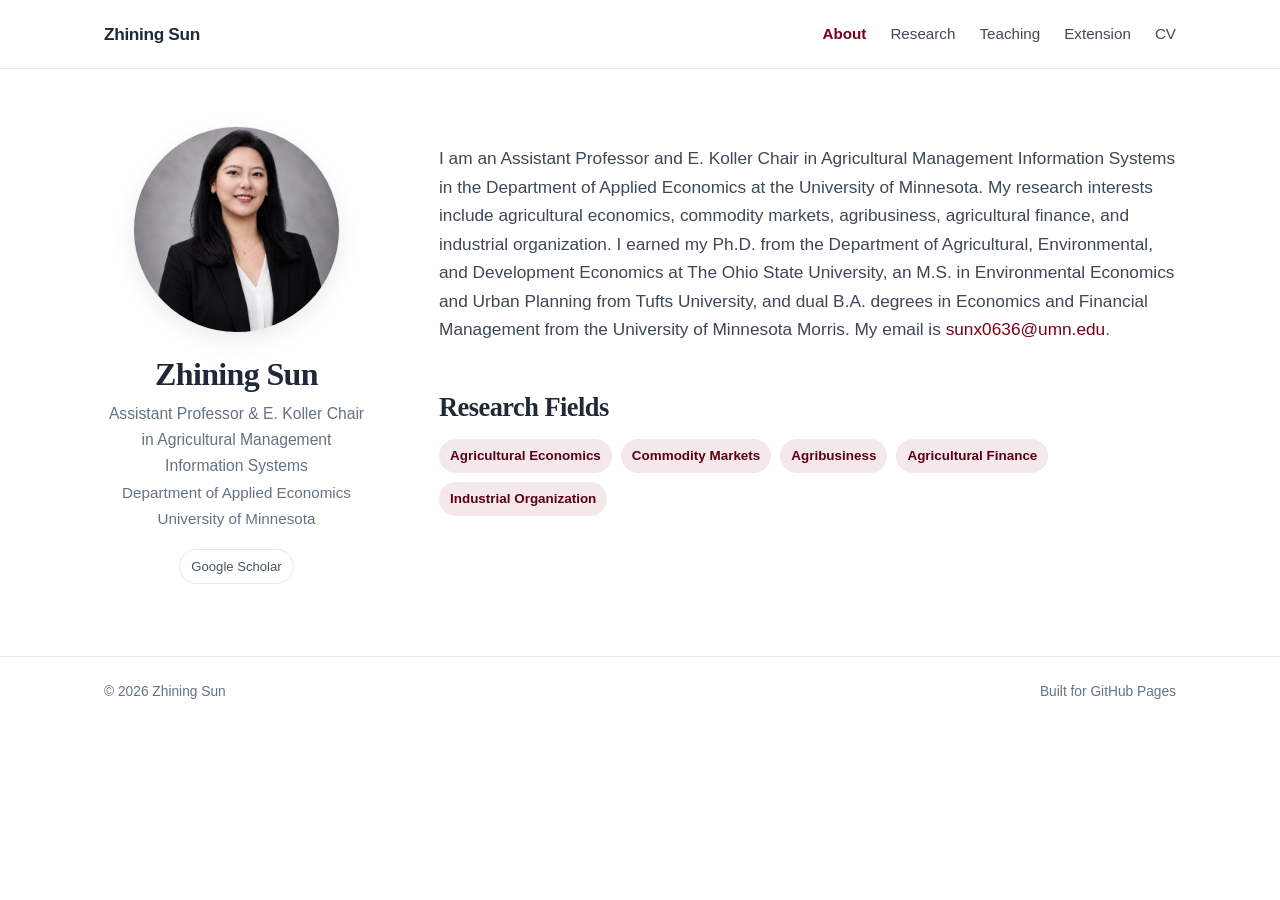
<file: index.html>
<!doctype html>
<html lang="en">
<head>
  <meta charset="utf-8">
  <meta name="viewport" content="width=device-width, initial-scale=1">
  <meta name="description" content="Zhining Sun — Assistant Professor and E. Koller Chair in Agricultural Management Information Systems at the University of Minnesota. Research in agricultural economics, commodity markets, agribusiness, agricultural finance, and industrial organization.">
  <title>Zhining Sun | Applied Economics</title>
  <link rel="stylesheet" href="assets/style.css?v=2">
</head>
<body>
<header class="site-header">
  <nav class="nav-wrap" aria-label="Primary navigation">
    <a class="brand" href="index.html">Zhining Sun</a>
    <button class="nav-toggle" aria-label="Toggle navigation" aria-expanded="false">☰</button>
    <div class="nav-links">
      <a href="index.html" aria-current="page">About</a>
      <a href="publications.html">Research</a>
      <a href="teaching.html">Teaching</a>
      <a href="extension.html">Extension</a>
      <a href="assets/Zhining_Sun_CV.pdf" target="_blank" rel="noopener">CV</a>
    </div>
  </nav>
</header>

<main class="page home-grid">
  <aside class="profile">
    <img class="headshot" src="assets/grey.jpeg" alt="Zhining Sun">
    <h1>Zhining Sun</h1>
    <p class="profile-title">Assistant Professor &amp; E. Koller Chair in Agricultural Management Information Systems</p>
    <p class="profile-affil">Department of Applied Economics<br>University of Minnesota</p>
    <div class="profile-links">
      <a href="https://scholar.google.com/citations?hl=en&user=sjG7b5UAAAAJ" target="_blank" rel="noopener">Google Scholar</a>
    </div>
  </aside>

  <section class="intro">
    <p class="lede">I am an Assistant Professor and E. Koller Chair in Agricultural Management Information Systems in the Department of Applied Economics at the University of Minnesota. My research interests include agricultural economics, commodity markets, agribusiness, agricultural finance, and industrial organization. I earned my Ph.D. from the Department of Agricultural, Environmental, and Development Economics at The Ohio State University, an M.S. in Environmental Economics and Urban Planning from Tufts University, and dual B.A. degrees in Economics and Financial Management from the University of Minnesota Morris. My email is <a href="mailto:sunx0636@umn.edu">sunx0636@umn.edu</a>.</p>

    <div class="section">
      <h2>Research Fields</h2>
      <div class="tags">
        <span class="tag">Agricultural Economics</span>
        <span class="tag">Commodity Markets</span>
        <span class="tag">Agribusiness</span>
        <span class="tag">Agricultural Finance</span>
        <span class="tag">Industrial Organization</span>
      </div>
    </div>

  </section>
</main>

<footer class="site-footer"><div class="footer-wrap"><span>© <span data-year></span> Zhining Sun</span><span>Built for GitHub Pages</span></div></footer>
<script src="assets/site.js"></script>
</body>
</html>
</file>
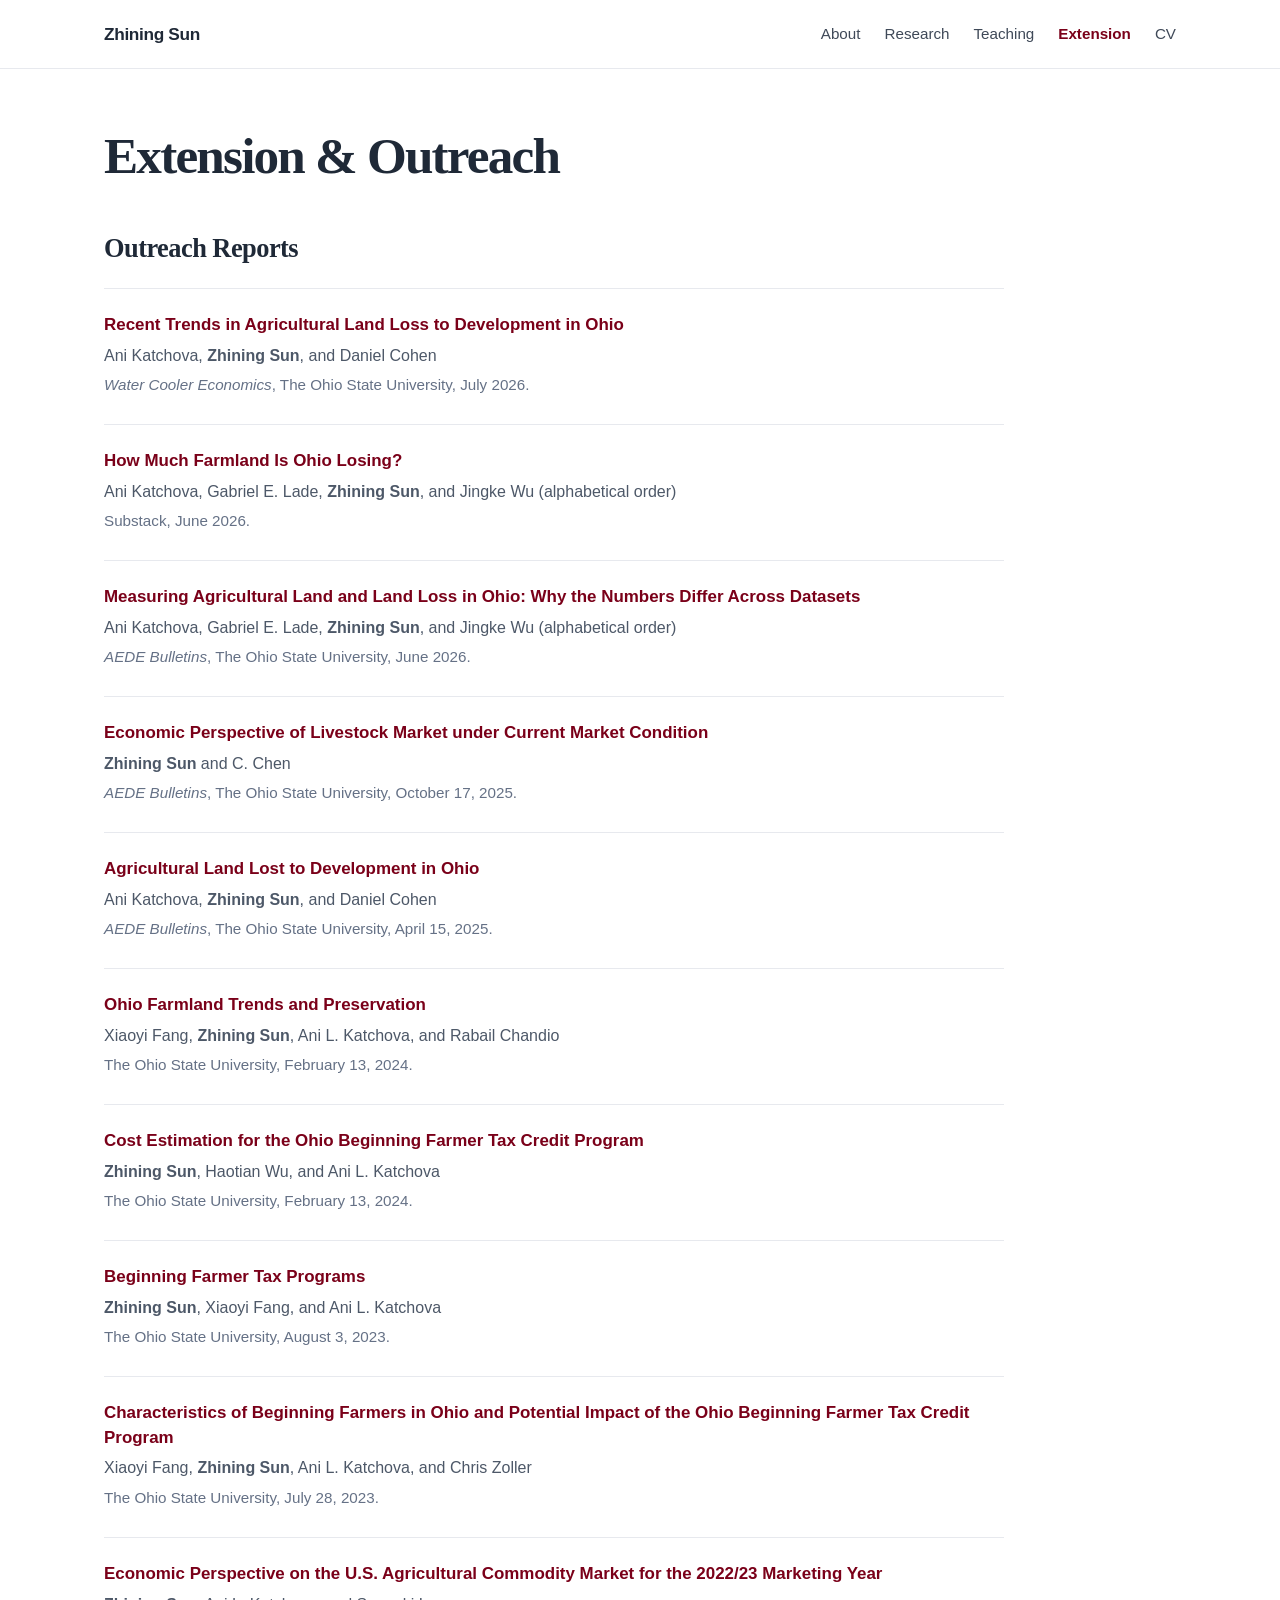
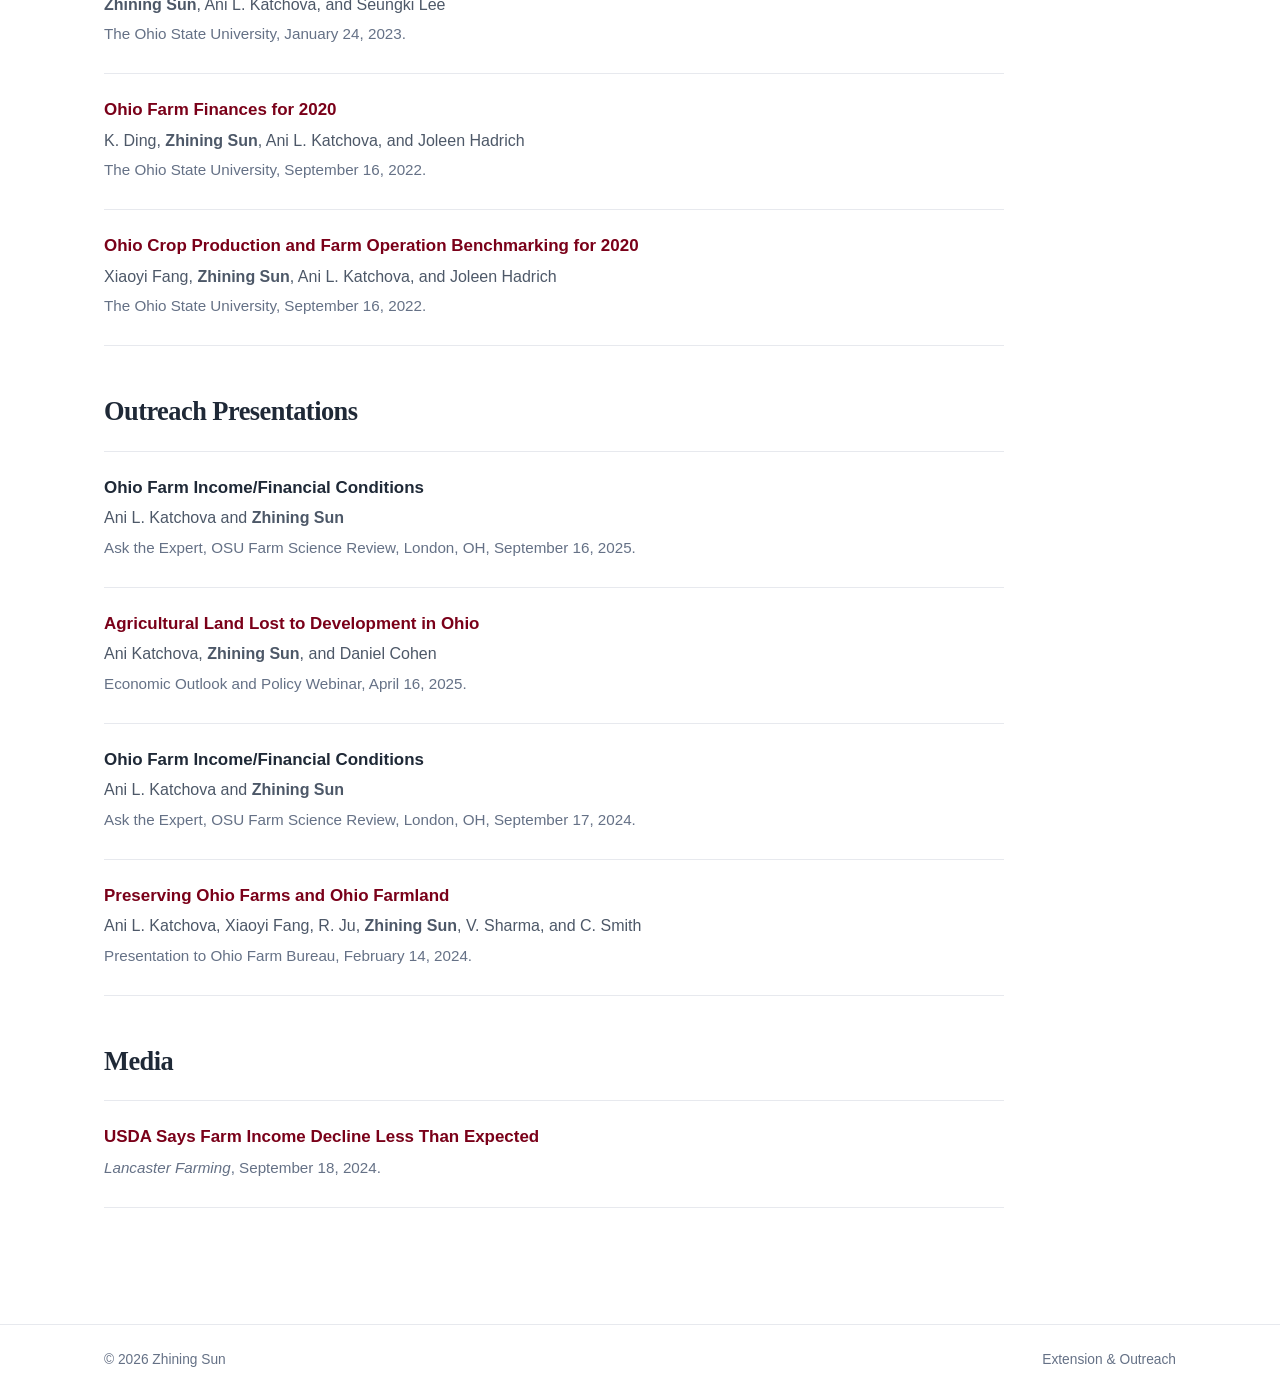
<file: extension.html>
<!doctype html><html lang="en"><head><meta charset="utf-8"><meta name="viewport" content="width=device-width, initial-scale=1"><meta name="description" content="Extension and outreach work by Zhining Sun."><title>Extension &amp; Outreach | Zhining Sun</title><link rel="stylesheet" href="assets/style.css"></head><body>
<header class="site-header"><nav class="nav-wrap" aria-label="Primary navigation"><a class="brand" href="index.html">Zhining Sun</a><button class="nav-toggle" aria-label="Toggle navigation" aria-expanded="false">☰</button><div class="nav-links"><a href="index.html">About</a><a href="publications.html">Research</a><a href="teaching.html">Teaching</a><a href="extension.html" aria-current="page">Extension</a><a href="assets/Zhining_Sun_CV.pdf" target="_blank" rel="noopener">CV</a></div></nav></header>
<main class="page"><header class="page-header"><h1 class="page-title">Extension &amp; Outreach</h1></header>
<section class="content-section"><h2>Outreach Reports</h2>
<article class="paper"><p class="paper-title"><a href="https://u.osu.edu/aede/2026/07/08/recent-trends-in-agricultural-land-loss-to-development-in-ohio/" target="_blank" rel="noopener">Recent Trends in Agricultural Land Loss to Development in Ohio</a></p><p class="paper-authors">Ani Katchova, <strong>Zhining Sun</strong>, and Daniel Cohen</p><p class="paper-venue"><em>Water Cooler Economics</em>, The Ohio State University, July 2026.</p></article>
<article class="paper"><p class="paper-title"><a href="https://gelade1.substack.com/p/how-much-farmland-is-ohio-losing" target="_blank" rel="noopener">How Much Farmland Is Ohio Losing?</a></p><p class="paper-authors">Ani Katchova, Gabriel E. Lade, <strong>Zhining Sun</strong>, and Jingke Wu (alphabetical order)</p><p class="paper-venue">Substack, June 2026.</p></article>
<article class="paper"><p class="paper-title"><a href="https://aede.osu.edu/sites/default/files/2026-06/Katchova%20and%20Lade_Ag%20Land%20and%20Land%20Loss.pdf" target="_blank" rel="noopener">Measuring Agricultural Land and Land Loss in Ohio: Why the Numbers Differ Across Datasets</a></p><p class="paper-authors">Ani Katchova, Gabriel E. Lade, <strong>Zhining Sun</strong>, and Jingke Wu (alphabetical order)</p><p class="paper-venue"><em>AEDE Bulletins</em>, The Ohio State University, June 2026.</p></article>
<article class="paper"><p class="paper-title"><a href="https://aede.osu.edu/sites/aede/files/AEDEbulletin_livestock_final.pdf" target="_blank" rel="noopener">Economic Perspective of Livestock Market under Current Market Condition</a></p><p class="paper-authors"><strong>Zhining Sun</strong> and C. Chen</p><p class="paper-venue"><em>AEDE Bulletins</em>, The Ohio State University, October 17, 2025.</p></article>
<article class="paper"><p class="paper-title"><a href="https://aede.osu.edu/sites/aede/files/publication_files/OhioAgLandDevelopment2025.pdf" target="_blank" rel="noopener">Agricultural Land Lost to Development in Ohio</a></p><p class="paper-authors">Ani Katchova, <strong>Zhining Sun</strong>, and Daniel Cohen</p><p class="paper-venue"><em>AEDE Bulletins</em>, The Ohio State University, April 15, 2025.</p></article>
<article class="paper"><p class="paper-title"><a href="https://u.osu.edu/aede/2024/03/08/ohio-farmland-trends-and-preservation/" target="_blank" rel="noopener">Ohio Farmland Trends and Preservation</a></p><p class="paper-authors">Xiaoyi Fang, <strong>Zhining Sun</strong>, Ani L. Katchova, and Rabail Chandio</p><p class="paper-venue">The Ohio State University, February 13, 2024.</p></article>
<article class="paper"><p class="paper-title"><a href="https://u.osu.edu/aede/2024/03/08/cost-estimation-for-the-ohio-beginning-farmer-tax-credit-program/" target="_blank" rel="noopener">Cost Estimation for the Ohio Beginning Farmer Tax Credit Program</a></p><p class="paper-authors"><strong>Zhining Sun</strong>, Haotian Wu, and Ani L. Katchova</p><p class="paper-venue">The Ohio State University, February 13, 2024.</p></article>
<article class="paper"><p class="paper-title"><a href="https://aede.osu.edu/sites/aede/files/publication_files/BeginningFarmerPrograms2023.pdf" target="_blank" rel="noopener">Beginning Farmer Tax Programs</a></p><p class="paper-authors"><strong>Zhining Sun</strong>, Xiaoyi Fang, and Ani L. Katchova</p><p class="paper-venue">The Ohio State University, August 3, 2023.</p></article>
<article class="paper"><p class="paper-title"><a href="https://u.osu.edu/ohioagmanager/2023/08/08/characteristics-of-beginning-farmers-in-ohio-and-potential-impact-of-the-ohio-beginning-farmer-tax-credit-program/" target="_blank" rel="noopener">Characteristics of Beginning Farmers in Ohio and Potential Impact of the Ohio Beginning Farmer Tax Credit Program</a></p><p class="paper-authors">Xiaoyi Fang, <strong>Zhining Sun</strong>, Ani L. Katchova, and Chris Zoller</p><p class="paper-venue">The Ohio State University, July 28, 2023.</p></article>
<article class="paper"><p class="paper-title"><a href="https://aede.osu.edu/about-us/publications/economic-perspective-us-agricultural-commodity-market-202223-marketing-year" target="_blank" rel="noopener">Economic Perspective on the U.S. Agricultural Commodity Market for the 2022/23 Marketing Year</a></p><p class="paper-authors"><strong>Zhining Sun</strong>, Ani L. Katchova, and Seungki Lee</p><p class="paper-venue">The Ohio State University, January 24, 2023.</p></article>
<article class="paper"><p class="paper-title"><a href="https://aede.osu.edu/about-us/publications/ohio-farm-finances-2020" target="_blank" rel="noopener">Ohio Farm Finances for 2020</a></p><p class="paper-authors">K. Ding, <strong>Zhining Sun</strong>, Ani L. Katchova, and Joleen Hadrich</p><p class="paper-venue">The Ohio State University, September 16, 2022.</p></article>
<article class="paper"><p class="paper-title"><a href="https://aede.osu.edu/about-us/publications/ohio-crop-production-and-farm-operation-benchmarking-2020" target="_blank" rel="noopener">Ohio Crop Production and Farm Operation Benchmarking for 2020</a></p><p class="paper-authors">Xiaoyi Fang, <strong>Zhining Sun</strong>, Ani L. Katchova, and Joleen Hadrich</p><p class="paper-venue">The Ohio State University, September 16, 2022.</p></article>
</section>
<section class="content-section"><h2>Outreach Presentations</h2>
<article class="paper"><p class="paper-title">Ohio Farm Income/Financial Conditions</p><p class="paper-authors">Ani L. Katchova and <strong>Zhining Sun</strong></p><p class="paper-venue">Ask the Expert, OSU Farm Science Review, London, OH, September 16, 2025.</p></article>
<article class="paper"><p class="paper-title"><a href="https://aede.osu.edu/sites/aede/files/publication_files/AgLandLoss2025Webinar.pdf" target="_blank" rel="noopener">Agricultural Land Lost to Development in Ohio</a></p><p class="paper-authors">Ani Katchova, <strong>Zhining Sun</strong>, and Daniel Cohen</p><p class="paper-venue">Economic Outlook and Policy Webinar, April 16, 2025.</p></article>
<article class="paper"><p class="paper-title">Ohio Farm Income/Financial Conditions</p><p class="paper-authors">Ani L. Katchova and <strong>Zhining Sun</strong></p><p class="paper-venue">Ask the Expert, OSU Farm Science Review, London, OH, September 17, 2024.</p></article>
<article class="paper"><p class="paper-title"><a href="https://aede.osu.edu/about-us/publications/preserving-ohio-farms-and-ohio-farmlands" target="_blank" rel="noopener">Preserving Ohio Farms and Ohio Farmland</a></p><p class="paper-authors">Ani L. Katchova, Xiaoyi Fang, R. Ju, <strong>Zhining Sun</strong>, V. Sharma, and C. Smith</p><p class="paper-venue">Presentation to Ohio Farm Bureau, February 14, 2024.</p></article>
</section>
<section class="content-section"><h2>Media</h2><article class="paper"><p class="paper-title"><a href="https://www.lancasterfarming.com/farming-news/ag-business/usda-says-farm-income-decline-less-than-expected/article_31b50640-752b-11ef-9f10-c74996d6077e.html" target="_blank" rel="noopener">USDA Says Farm Income Decline Less Than Expected</a></p><p class="paper-venue"><em>Lancaster Farming</em>, September 18, 2024.</p></article></section>
</main><footer class="site-footer"><div class="footer-wrap"><span>© <span data-year></span> Zhining Sun</span><span>Extension &amp; Outreach</span></div></footer><script src="assets/site.js"></script></body></html>
</file>
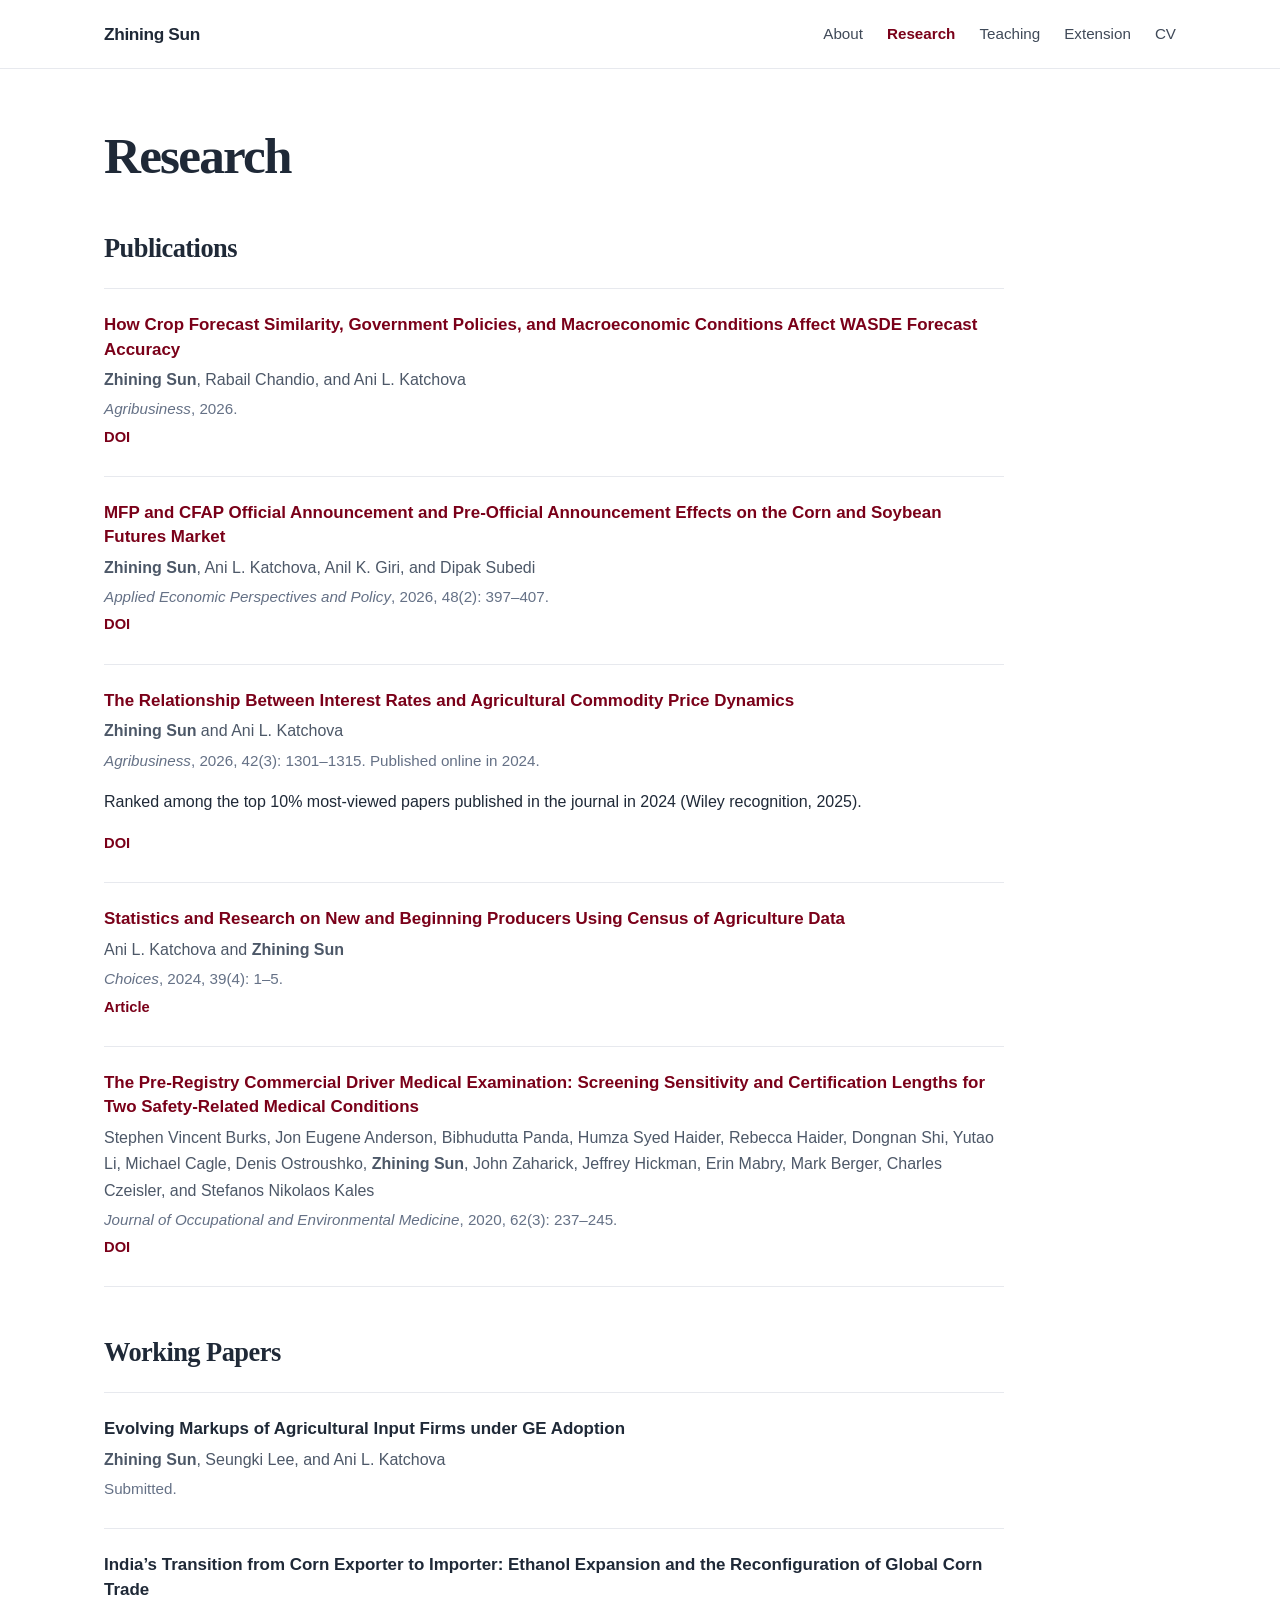
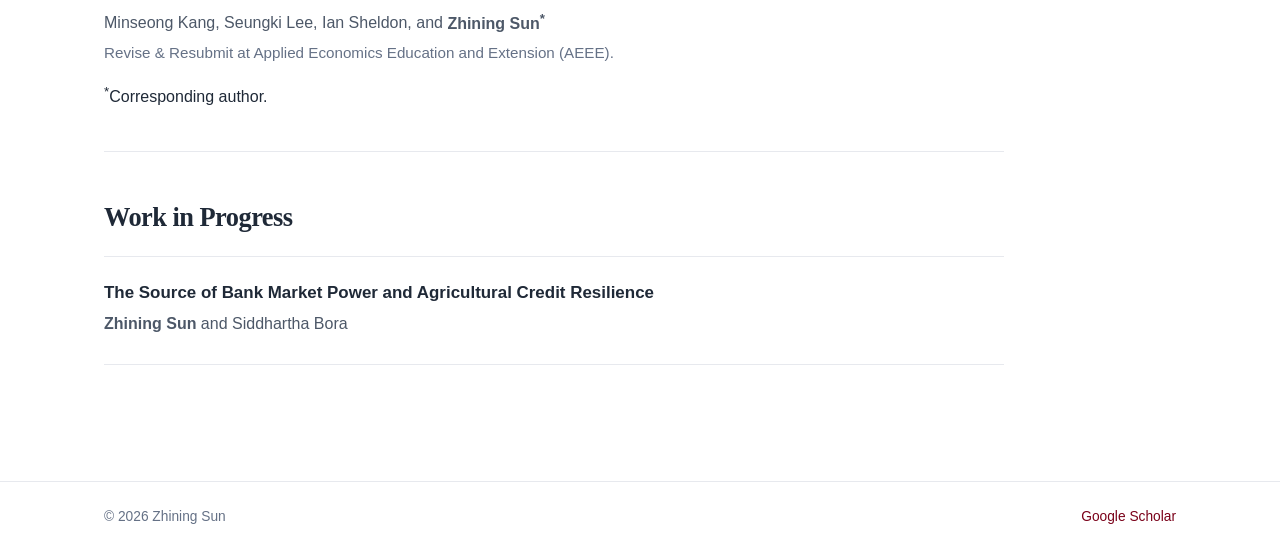
<file: publications.html>
<!doctype html>
<html lang="en">
<head><meta charset="utf-8"><meta name="viewport" content="width=device-width, initial-scale=1"><meta name="description" content="Publications and working papers by Zhining Sun."><title>Research | Zhining Sun</title><link rel="stylesheet" href="assets/style.css"></head>
<body>
<header class="site-header"><nav class="nav-wrap" aria-label="Primary navigation"><a class="brand" href="index.html">Zhining Sun</a><button class="nav-toggle" aria-label="Toggle navigation" aria-expanded="false">☰</button><div class="nav-links"><a href="index.html">About</a><a href="publications.html" aria-current="page">Research</a><a href="teaching.html">Teaching</a><a href="extension.html">Extension</a><a href="assets/Zhining_Sun_CV.pdf" target="_blank" rel="noopener">CV</a></div></nav></header>
<main class="page">
<header class="page-header"><h1 class="page-title">Research</h1></header>

<section class="content-section"><h2>Publications</h2>
  <article class="paper"><p class="paper-title"><a href="https://doi.org/10.1002/agr.70154" target="_blank" rel="noopener">How Crop Forecast Similarity, Government Policies, and Macroeconomic Conditions Affect WASDE Forecast Accuracy</a></p><p class="paper-authors"><strong>Zhining Sun</strong>, Rabail Chandio, and Ani L. Katchova</p><p class="paper-venue"><em>Agribusiness</em>, 2026.</p><p class="paper-links"><a href="https://doi.org/10.1002/agr.70154" target="_blank" rel="noopener">DOI</a></p></article>

  <article class="paper"><p class="paper-title"><a href="https://doi.org/10.1002/aepp.70035" target="_blank" rel="noopener">MFP and CFAP Official Announcement and Pre-Official Announcement Effects on the Corn and Soybean Futures Market</a></p><p class="paper-authors"><strong>Zhining Sun</strong>, Ani L. Katchova, Anil K. Giri, and Dipak Subedi</p><p class="paper-venue"><em>Applied Economic Perspectives and Policy</em>, 2026, 48(2): 397–407.</p><p class="paper-links"><a href="https://doi.org/10.1002/aepp.70035" target="_blank" rel="noopener">DOI</a></p></article>

  <article class="paper"><p class="paper-title"><a href="https://doi.org/10.1002/agr.21984" target="_blank" rel="noopener">The Relationship Between Interest Rates and Agricultural Commodity Price Dynamics</a></p><p class="paper-authors"><strong>Zhining Sun</strong> and Ani L. Katchova</p><p class="paper-venue"><em>Agribusiness</em>, 2026, 42(3): 1301–1315. Published online in 2024.</p><p class="paper-note">Ranked among the top 10% most-viewed papers published in the journal in 2024 (Wiley recognition, 2025).</p><p class="paper-links"><a href="https://doi.org/10.1002/agr.21984" target="_blank" rel="noopener">DOI</a></p></article>

  <article class="paper"><p class="paper-title"><a href="https://www.choicesmagazine.org/choices-magazine/submitted-articles/statistics-and-research-on-new-and-beginning-producers-using-census-of-agriculture-data" target="_blank" rel="noopener">Statistics and Research on New and Beginning Producers Using Census of Agriculture Data</a></p><p class="paper-authors">Ani L. Katchova and <strong>Zhining Sun</strong></p><p class="paper-venue"><em>Choices</em>, 2024, 39(4): 1–5.</p><p class="paper-links"><a href="https://www.choicesmagazine.org/choices-magazine/submitted-articles/statistics-and-research-on-new-and-beginning-producers-using-census-of-agriculture-data" target="_blank" rel="noopener">Article</a></p></article>

  <article class="paper"><p class="paper-title"><a href="https://doi.org/10.1097/JOM.0000000000001816" target="_blank" rel="noopener">The Pre-Registry Commercial Driver Medical Examination: Screening Sensitivity and Certification Lengths for Two Safety-Related Medical Conditions</a></p><p class="paper-authors">Stephen Vincent Burks, Jon Eugene Anderson, Bibhudutta Panda, Humza Syed Haider, Rebecca Haider, Dongnan Shi, Yutao Li, Michael Cagle, Denis Ostroushko, <strong>Zhining Sun</strong>, John Zaharick, Jeffrey Hickman, Erin Mabry, Mark Berger, Charles Czeisler, and Stefanos Nikolaos Kales</p><p class="paper-venue"><em>Journal of Occupational and Environmental Medicine</em>, 2020, 62(3): 237–245.</p><p class="paper-links"><a href="https://doi.org/10.1097/JOM.0000000000001816" target="_blank" rel="noopener">DOI</a></p></article>
</section>

<section class="content-section"><h2>Working Papers</h2>
  <article class="paper"><p class="paper-title">Evolving Markups of Agricultural Input Firms under GE Adoption</p><p class="paper-authors"><strong>Zhining Sun</strong>, Seungki Lee, and Ani L. Katchova</p><p class="paper-venue">Submitted.</p></article>
  <article class="paper"><p class="paper-title">India’s Transition from Corn Exporter to Importer: Ethanol Expansion and the Reconfiguration of Global Corn Trade</p><p class="paper-authors">Minseong Kang, Seungki Lee, Ian Sheldon, and <strong>Zhining Sun<sup>*</sup></strong></p><p class="paper-venue">Revise & Resubmit at Applied Economics Education and Extension (AEEE).</p><p class="paper-note"><sup>*</sup>Corresponding author.</p></article>
</section>

<section class="content-section"><h2>Work in Progress</h2>
  <article class="paper"><p class="paper-title">The Source of Bank Market Power and Agricultural Credit Resilience</p><p class="paper-authors"><strong>Zhining Sun</strong> and Siddhartha Bora</p></article>
</section>
</main>
<footer class="site-footer"><div class="footer-wrap"><span>© <span data-year></span> Zhining Sun</span><span><a href="https://scholar.google.com/citations?hl=en&user=sjG7b5UAAAAJ" target="_blank" rel="noopener">Google Scholar</a></span></div></footer><script src="assets/site.js"></script>
</body></html>
</file>
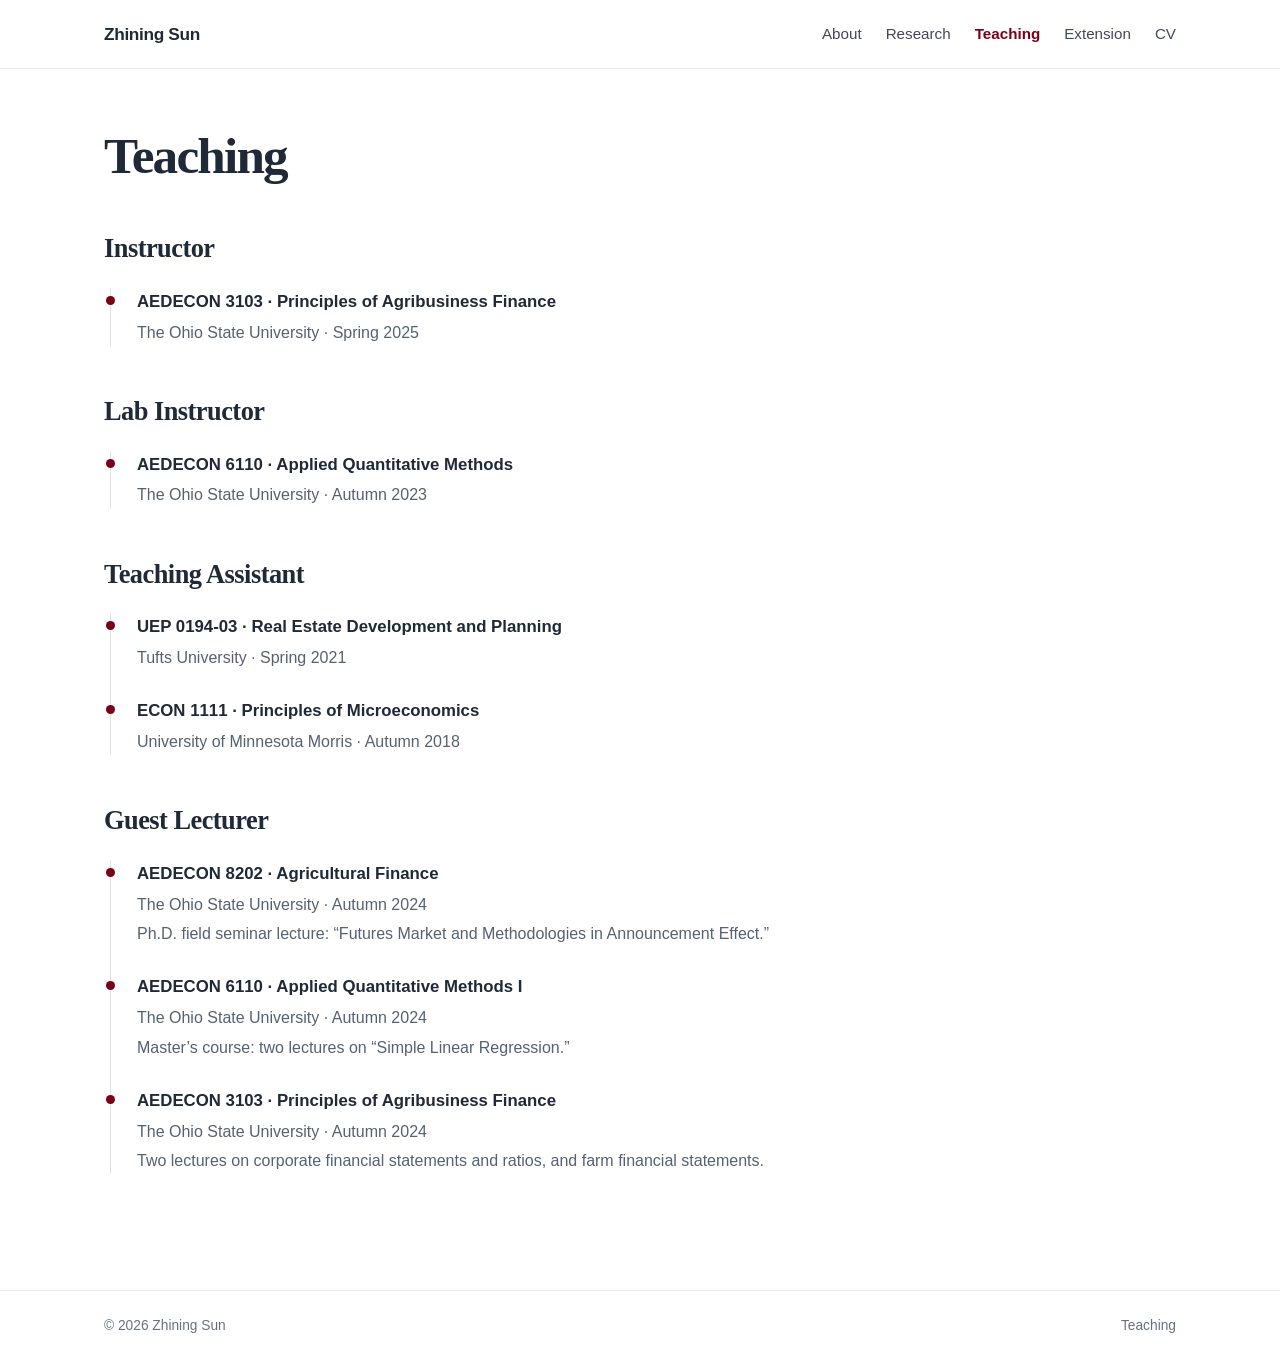
<file: teaching.html>
<!doctype html><html lang="en"><head><meta charset="utf-8"><meta name="viewport" content="width=device-width, initial-scale=1"><meta name="description" content="Teaching experience of Zhining Sun."><title>Teaching | Zhining Sun</title><link rel="stylesheet" href="assets/style.css"></head><body>
<header class="site-header"><nav class="nav-wrap" aria-label="Primary navigation"><a class="brand" href="index.html">Zhining Sun</a><button class="nav-toggle" aria-label="Toggle navigation" aria-expanded="false">☰</button><div class="nav-links"><a href="index.html">About</a><a href="publications.html">Research</a><a href="teaching.html" aria-current="page">Teaching</a><a href="extension.html">Extension</a><a href="assets/Zhining_Sun_CV.pdf" target="_blank" rel="noopener">CV</a></div></nav></header>
<main class="page"><header class="page-header"><h1 class="page-title">Teaching</h1></header>
<section class="content-section"><h2>Instructor</h2><div class="timeline"><div class="timeline-item"><h3>AEDECON 3103 · Principles of Agribusiness Finance</h3><p>The Ohio State University · Spring 2025</p></div></div></section>
<section class="content-section"><h2>Lab Instructor</h2><div class="timeline"><div class="timeline-item"><h3>AEDECON 6110 · Applied Quantitative Methods</h3><p>The Ohio State University · Autumn 2023</p></div></div></section>
<section class="content-section"><h2>Teaching Assistant</h2><div class="timeline"><div class="timeline-item"><h3>UEP 0194-03 · Real Estate Development and Planning</h3><p>Tufts University · Spring 2021</p></div><div class="timeline-item"><h3>ECON 1111 · Principles of Microeconomics</h3><p>University of Minnesota Morris · Autumn 2018</p></div></div></section>
<section class="content-section"><h2>Guest Lecturer</h2><div class="timeline"><div class="timeline-item"><h3>AEDECON 8202 · Agricultural Finance</h3><p>The Ohio State University · Autumn 2024</p><p>Ph.D. field seminar lecture: “Futures Market and Methodologies in Announcement Effect.”</p></div><div class="timeline-item"><h3>AEDECON 6110 · Applied Quantitative Methods I</h3><p>The Ohio State University · Autumn 2024</p><p>Master’s course: two lectures on “Simple Linear Regression.”</p></div><div class="timeline-item"><h3>AEDECON 3103 · Principles of Agribusiness Finance</h3><p>The Ohio State University · Autumn 2024</p><p>Two lectures on corporate financial statements and ratios, and farm financial statements.</p></div></div></section>
</main><footer class="site-footer"><div class="footer-wrap"><span>© <span data-year></span> Zhining Sun</span><span>Teaching</span></div></footer><script src="assets/site.js"></script></body></html>
</file>
<file: assets/style.css>
:root {
  --ink: #1f2937;
  --muted: #657186;
  --line: #e7e9ee;
  --paper: #ffffff;
  --soft: #f7f8fa;
  --accent: #7a0019;
  --accent-dark: #5b0013;
  --accent-soft: #f5e8eb;
  --max: 1120px;
}

* { box-sizing: border-box; }
html { scroll-behavior: smooth; }
body {
  margin: 0;
  color: var(--ink);
  background: var(--paper);
  font-family: -apple-system, BlinkMacSystemFont, "Segoe UI", Roboto, Helvetica, Arial, sans-serif;
  line-height: 1.65;
  -webkit-font-smoothing: antialiased;
}

a { color: var(--accent); text-decoration: none; }
a:hover { color: var(--accent-dark); text-decoration: underline; }

.site-header {
  position: sticky;
  top: 0;
  z-index: 20;
  background: rgba(255,255,255,.96);
  backdrop-filter: blur(8px);
  border-bottom: 1px solid var(--line);
}

.nav-wrap {
  max-width: var(--max);
  margin: 0 auto;
  padding: 0 24px;
  min-height: 68px;
  display: flex;
  align-items: center;
  justify-content: space-between;
  gap: 28px;
}

.brand {
  color: var(--ink);
  font-weight: 700;
  letter-spacing: -.02em;
  font-size: 1.08rem;
}
.brand:hover { text-decoration: none; color: var(--accent); }

.nav-links {
  display: flex;
  align-items: center;
  gap: 24px;
  font-size: .95rem;
}
.nav-links a { color: #3f4958; }
.nav-links a:hover,
.nav-links a[aria-current="page"] { color: var(--accent); text-decoration: none; }
.nav-links a[aria-current="page"] { font-weight: 650; }

.nav-toggle {
  display: none;
  border: 0;
  background: transparent;
  font-size: 1.35rem;
  cursor: pointer;
  color: var(--ink);
}

.page {
  max-width: var(--max);
  margin: 0 auto;
  padding: 58px 24px 72px;
}

.home-grid {
  display: grid;
  grid-template-columns: 265px minmax(0, 1fr);
  gap: 70px;
  align-items: start;
}

.profile { text-align: center; }
.headshot {
  display: block;
  width: 205px;
  height: 205px;
  margin: 0 auto 24px;
  border-radius: 50%;
  object-fit: cover;
  object-position: center 30%;
  box-shadow: 0 0 0 1px rgba(0,0,0,.04), 0 8px 24px rgba(0,0,0,.08);
}
.profile h1 {
  font-family: Georgia, "Times New Roman", serif;
  font-size: 2rem;
  line-height: 1.15;
  margin: 0 0 8px;
  letter-spacing: -.02em;
}
.profile-title { color: var(--muted); margin: 0; font-size: .98rem; }
.profile-affil { color: var(--muted); margin: 2px 0 18px; font-size: .95rem; }
.profile-links {
  display: flex;
  justify-content: center;
  flex-wrap: wrap;
  gap: 9px;
  margin-top: 16px;
}
.profile-links a {
  border: 1px solid var(--line);
  border-radius: 999px;
  padding: 6px 11px;
  font-size: .82rem;
  color: #485365;
  background: #fff;
}
.profile-links a:hover {
  border-color: #cfd4dd;
  color: var(--accent);
  text-decoration: none;
}

.eyebrow {
  margin: 0 0 10px;
  color: var(--accent);
  font-size: .78rem;
  text-transform: uppercase;
  letter-spacing: .12em;
  font-weight: 750;
}

.intro h2,
.page-title {
  font-family: Georgia, "Times New Roman", serif;
  font-size: clamp(2.15rem, 4vw, 3.25rem);
  line-height: 1.14;
  letter-spacing: -.035em;
  margin: 0 0 22px;
  font-weight: 650;
}
.intro p { font-size: 1.08rem; max-width: 760px; }
.lede { color: #3d4757; }

.section { margin-top: 48px; }
.section h2,
.content-section h2 {
  font-family: Georgia, "Times New Roman", serif;
  font-size: 1.65rem;
  margin: 0 0 17px;
  letter-spacing: -.02em;
}
.section h3,
.content-section h3 {
  font-size: 1.05rem;
  margin: 26px 0 8px;
}

.tags { display: flex; gap: 9px; flex-wrap: wrap; }
.tag {
  display: inline-block;
  background: var(--accent-soft);
  color: var(--accent-dark);
  padding: 6px 11px;
  border-radius: 999px;
  font-size: .84rem;
  font-weight: 590;
}

.news-list { border-top: 1px solid var(--line); }
.news-item {
  display: grid;
  grid-template-columns: 92px 1fr;
  gap: 18px;
  padding: 17px 0;
  border-bottom: 1px solid var(--line);
}
.news-date { color: var(--muted); font-size: .88rem; font-weight: 650; }
.news-item p { margin: 0; }

.contact-box {
  margin-top: 48px;
  padding: 24px;
  background: var(--soft);
  border: 1px solid var(--line);
  border-radius: 10px;
}
.contact-box h2 { margin-top: 0; }
.contact-box p:last-child { margin-bottom: 0; }

.page-header {
  max-width: 780px;
  margin-bottom: 42px;
}
.page-header p { color: var(--muted); font-size: 1.03rem; }

.content-section {
  max-width: 900px;
  margin-bottom: 44px;
}

.paper {
  padding: 24px 0;
  border-top: 1px solid var(--line);
}
.paper:last-child { border-bottom: 1px solid var(--line); }
.paper-title {
  margin: 0 0 5px;
  font-size: 1.06rem;
  line-height: 1.45;
  font-weight: 700;
}
.paper-authors,
.paper-venue,
.paper-links { margin: 3px 0; }
.paper-authors { color: #4d5868; }
.paper-venue { color: var(--muted); font-size: .95rem; }
.paper-links { font-size: .92rem; }
.paper-links a { margin-right: 13px; font-weight: 650; }

.abstract {
  margin-top: 13px;
  border-left: 3px solid #d8dce3;
  padding-left: 14px;
  color: #505b6b;
  font-size: .95rem;
}
.abstract summary {
  cursor: pointer;
  color: var(--accent);
  font-weight: 650;
  margin-bottom: 7px;
}

.research-grid {
  display: grid;
  grid-template-columns: repeat(2, minmax(0,1fr));
  gap: 18px;
  margin: 10px 0 44px;
}
.research-card {
  border: 1px solid var(--line);
  border-radius: 12px;
  padding: 24px;
  background: #fff;
}
.research-card h3 { margin: 0 0 8px; }
.research-card p { margin: 0; color: #556071; }

.timeline {
  border-left: 1px solid #dfe2e8;
  margin-left: 6px;
  padding-left: 26px;
}
.timeline-item { position: relative; margin: 0 0 26px; }
.timeline-item::before {
  content: "";
  position: absolute;
  width: 9px;
  height: 9px;
  border-radius: 50%;
  background: var(--accent);
  left: -31px;
  top: 8px;
}
.timeline-item h3 { margin: 0 0 4px; }
.timeline-item p { margin: 3px 0; color: #566172; }

.code-card {
  display: grid;
  grid-template-columns: 1fr auto;
  gap: 22px;
  align-items: center;
  padding: 22px 0;
  border-top: 1px solid var(--line);
}
.code-card:last-child { border-bottom: 1px solid var(--line); }
.code-card h3 { margin: 0 0 5px; }
.code-card p { margin: 0; color: #596475; }
.button {
  display: inline-block;
  border: 1px solid var(--accent);
  color: var(--accent);
  border-radius: 7px;
  padding: 8px 13px;
  font-weight: 650;
  font-size: .9rem;
  white-space: nowrap;
}
.button:hover { text-decoration: none; background: var(--accent); color: white; }
.button.disabled { border-color: #cfd4dc; color: #808999; pointer-events: none; }

.notice {
  padding: 15px 17px;
  background: #fff9e9;
  border: 1px solid #f0dfaa;
  border-radius: 8px;
  color: #64552c;
  font-size: .94rem;
}

.site-footer {
  border-top: 1px solid var(--line);
  color: var(--muted);
  font-size: .86rem;
}
.footer-wrap {
  max-width: var(--max);
  margin: 0 auto;
  padding: 24px;
  display: flex;
  justify-content: space-between;
  gap: 20px;
}

@media (max-width: 820px) {
  .nav-toggle { display: block; }
  .nav-links {
    display: none;
    position: absolute;
    top: 68px;
    left: 0;
    right: 0;
    background: white;
    border-bottom: 1px solid var(--line);
    padding: 18px 24px 22px;
    flex-direction: column;
    align-items: flex-start;
    gap: 13px;
  }
  .nav-links.open { display: flex; }
  .home-grid { grid-template-columns: 1fr; gap: 42px; }
  .profile { text-align: left; }
  .headshot { width: 170px; height: 170px; margin-left: 0; }
  .profile-links { justify-content: flex-start; }
  .research-grid { grid-template-columns: 1fr; }
  .page { padding-top: 40px; }
}

@media (max-width: 560px) {
  .nav-wrap, .page, .footer-wrap { padding-left: 18px; padding-right: 18px; }
  .news-item { grid-template-columns: 1fr; gap: 4px; }
  .code-card { grid-template-columns: 1fr; }
  .footer-wrap { flex-direction: column; }
}
</file>
